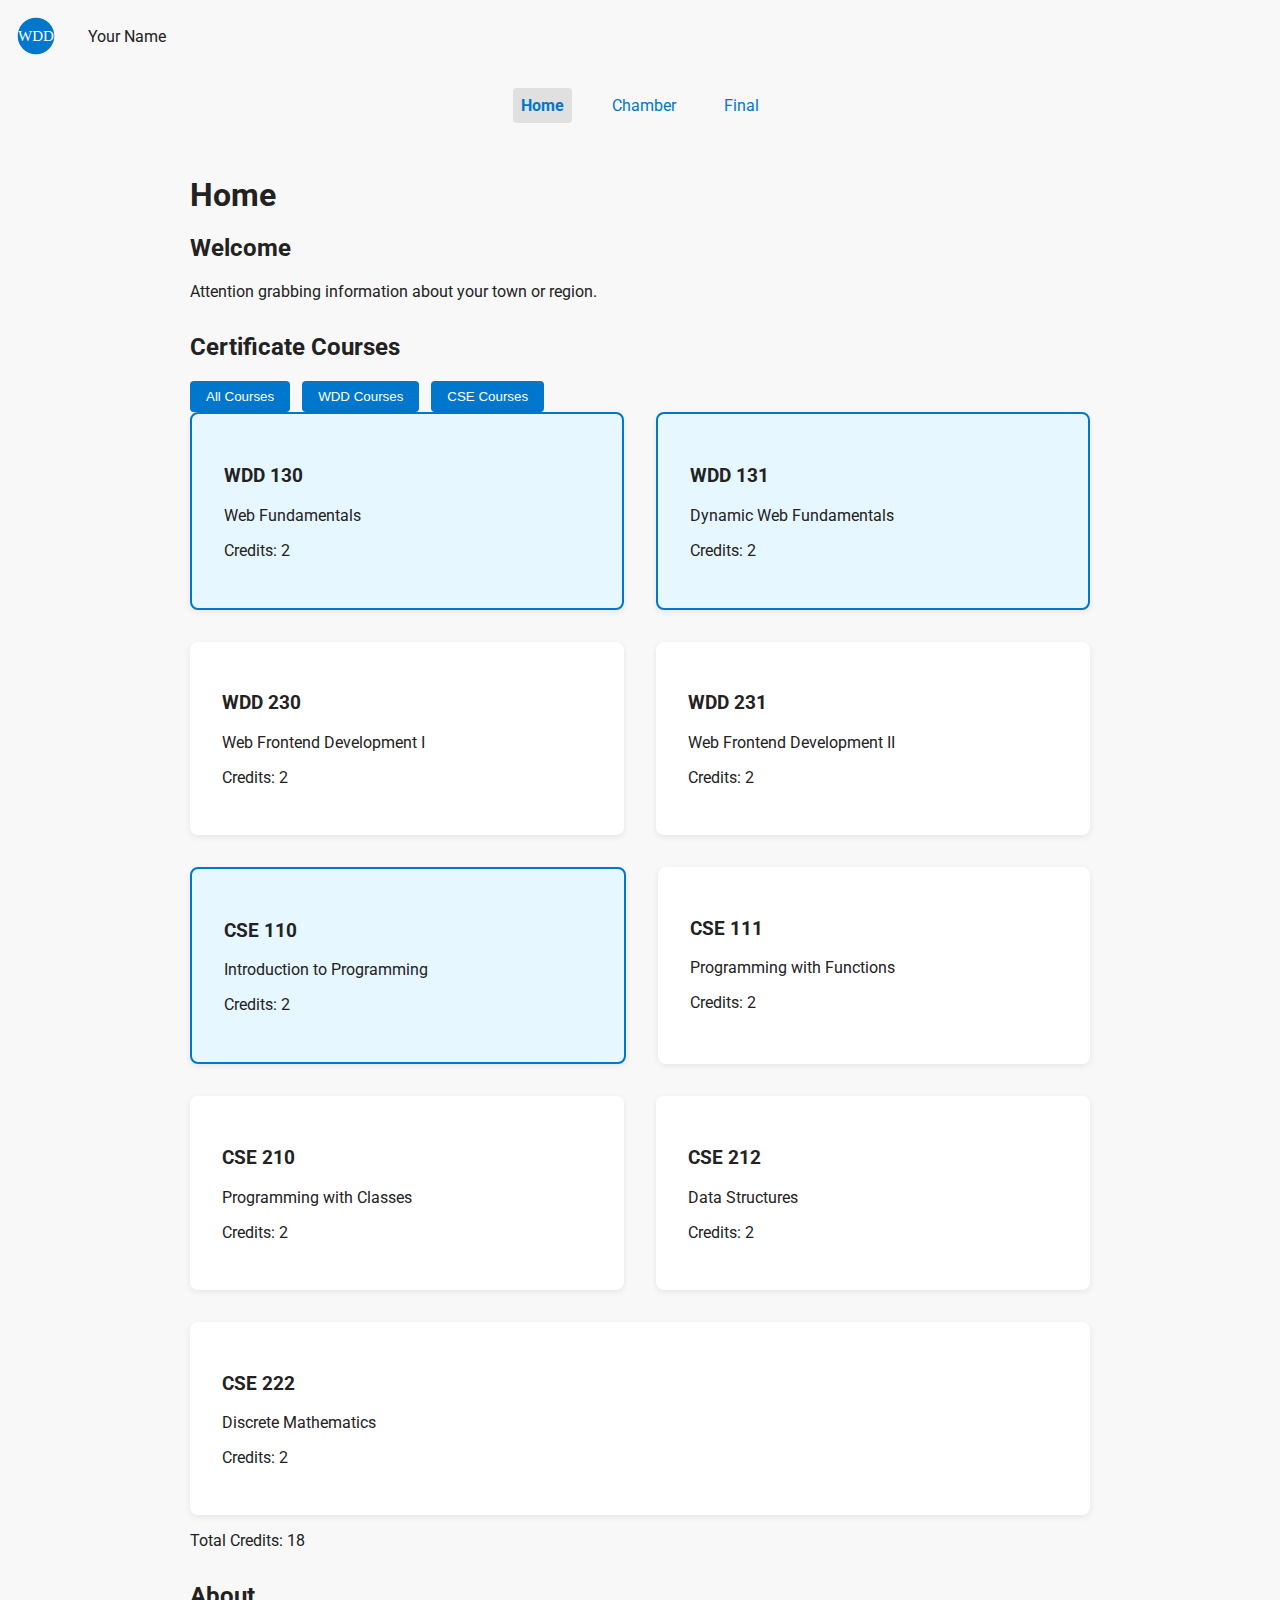
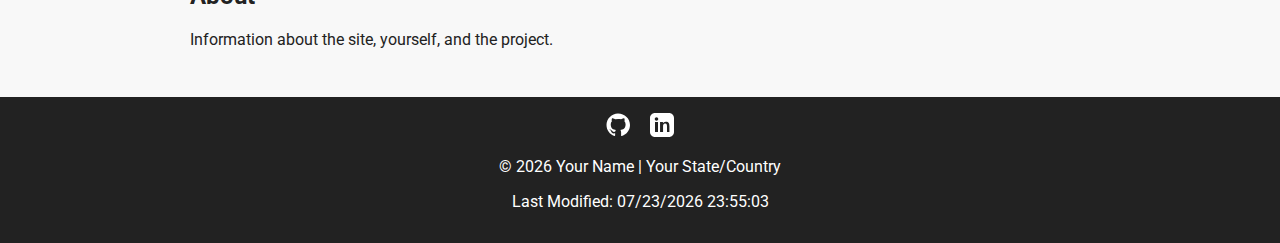
<file: index.html>
<!DOCTYPE html>
<html lang="en">
<head>
  <meta charset="UTF-8">
  <meta name="viewport" content="width=device-width, initial-scale=1.0">
  <meta name="description" content="Home page for WDD231 Chamber of Commerce project.">
  <meta name="author" content="Your Name">
  <title>WDD231 Home</title>
  <link rel="stylesheet" href="css/small.css">
  <link rel="stylesheet" href="css/large.css">
  <link rel="preconnect" href="https://fonts.googleapis.com">
  <link rel="preconnect" href="https://fonts.gstatic.com" crossorigin>
  <link href="https://fonts.googleapis.com/css2?family=Roboto:wght@400;700&display=swap" rel="stylesheet">
  <script src="js/navigation.js" defer></script>
  <script src="js/date.js" defer></script>
  <script src="js/course.js" defer></script>
</head>
<body>
  <header>
    <img src="images/logo.svg" alt="Site Logo" id="logo">
    <span id="site-owner">Your Name</span>
    <button id="hamburger" aria-label="Open navigation menu">&#9776;</button>
  </header>
  <nav id="main-nav">
    <ul>
      <li><a href="index.html" aria-current="page">Home</a></li>
      <li><a href="#" id="chamber-link">Chamber</a></li>
      <li><a href="#" id="final-link">Final</a></li>
    </ul>
  </nav>
  <main>
    <h1>Home</h1>
    <section>
      <h2>Welcome</h2>
      <p>Attention grabbing information about your town or region.</p>
    </section>
    <section>
      <h2>Certificate Courses</h2>
      <div id="course-filters">
        <button data-filter="all">All Courses</button>
        <button data-filter="wdd">WDD Courses</button>
        <button data-filter="cse">CSE Courses</button>
      </div>
      <div id="courses"></div>
      <p id="total-credits"></p>
    </section>
    <section>
      <h2>About</h2>
      <p>Information about the site, yourself, and the project.</p>
    </section>
  </main>
  <footer>
    <div id="social-links">
      <a href="https://github.com/yourgithubusername" target="_blank" aria-label="GitHub"><img src="images/github.svg" alt="GitHub"></a>
      <a href="https://linkedin.com/in/yourlinkedin" target="_blank" aria-label="LinkedIn"><img src="images/linkedin.svg" alt="LinkedIn"></a>

    </div>
    <p>&copy; <span id="currentyear"></span> Your Name | Your State/Country</p>
    <p id="lastModified"></p>
  </footer>
</body>
</html>
</file>
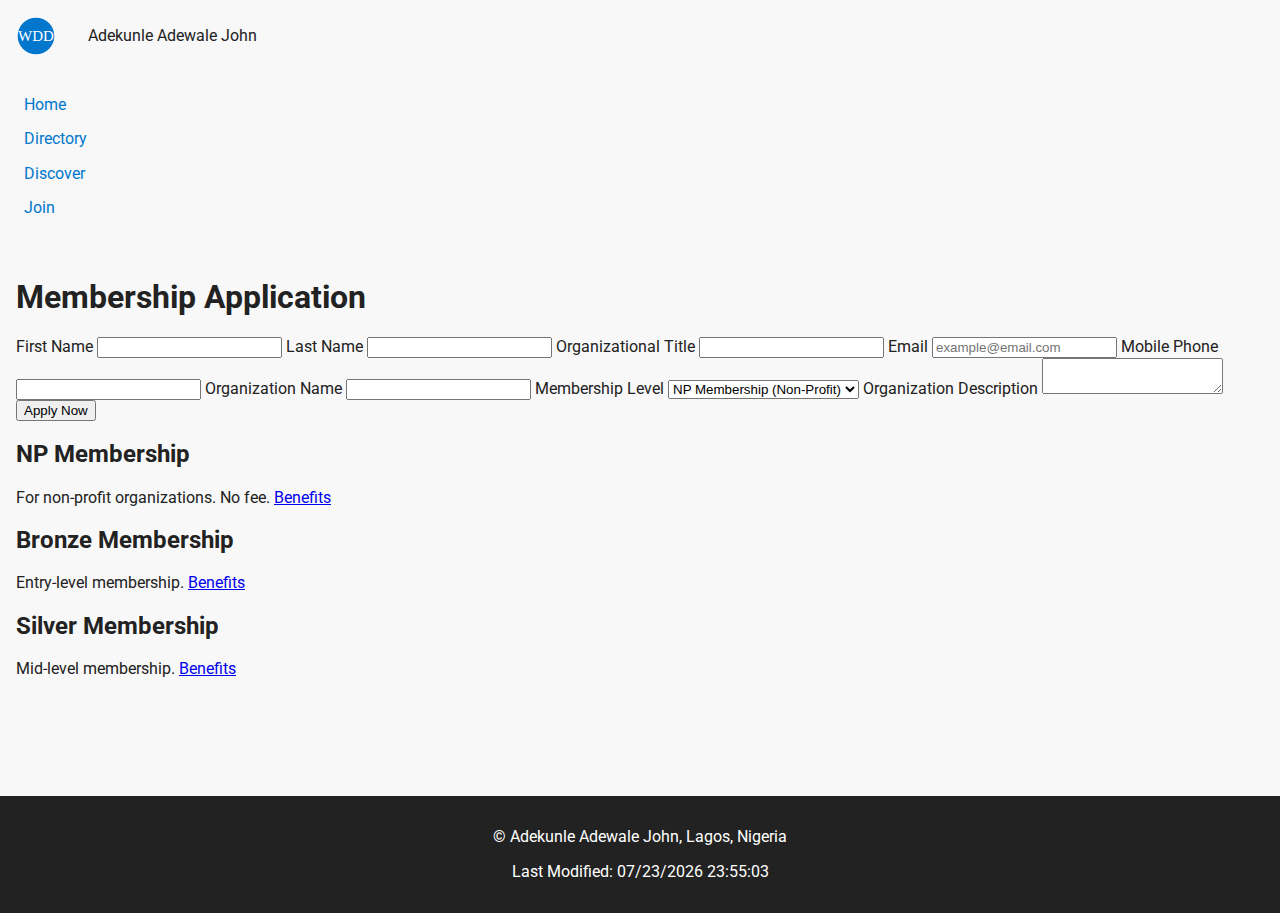
<file: chamber/join.html>
<!DOCTYPE html>
<html lang="en">
<head>
  <meta charset="UTF-8">
  <meta name="viewport" content="width=device-width, initial-scale=1.0">
  <meta name="description" content="Apply to join the Lagos Chamber of Commerce. Membership application form for businesses and organizations.">
  <meta name="author" content="Adekunle Adewale John">
  <title>Join Lagos Chamber of Commerce</title>
  <link rel="icon" href="images/logo.svg">
  <link rel="stylesheet" href="styles/normalize.css">
  <link rel="stylesheet" href="styles/small.css">
  <link rel="stylesheet" href="styles/large.css">
  <link rel="preconnect" href="https://fonts.googleapis.com">
  <link rel="preconnect" href="https://fonts.gstatic.com" crossorigin>
  <link href="https://fonts.googleapis.com/css2?family=Roboto:wght@400;700&display=swap" rel="stylesheet">
  <script src="scripts/join.js" defer></script>
  <script src="scripts/date.js" defer></script>
  <meta property="og:image" content="images/logo.svg">
</head>
<body>
  <header>
    <img src="images/logo.svg" alt="Lagos Chamber Logo" id="logo">
    <span id="site-owner">Adekunle Adewale John</span>
    <button id="hamburger" aria-label="Open navigation menu">&#9776;</button>
  </header>
  <!-- Example navigation for all chamber pages -->
  <nav>
    <ul>
      <li><a href="index.html">Home</a></li>
      <li><a href="directory.html">Directory</a></li>
      <li><a href="discover.html">Discover</a></li>
      <li><a href="join.html">Join</a></li>
    </ul>
  </nav>
  <main>
    <h1>Membership Application</h1>
    <form method="get" action="thankyou.html" autocomplete="on" id="joinForm">
      <label>
        First Name
        <input type="text" name="firstName" title="Enter your first name" autocomplete="given-name" required>
      </label>
      <label>
        Last Name
        <input type="text" name="lastName" title="Enter your last name" autocomplete="family-name" required>
      </label>
      <label>
        Organizational Title
        <input type="text" name="orgTitle" title="Your title in the organization" autocomplete="organization-title" pattern="[A-Za-z\-\s]{7,}" required>
      </label>
      <label>
        Email
        <input type="email" name="email" title="Enter your email address" autocomplete="email" required placeholder="example@email.com">
      </label>
      <label>
        Mobile Phone
        <input type="tel" name="phone" title="Enter your mobile phone number" autocomplete="tel" required>
      </label>
      <label>
        Organization Name
        <input type="text" name="orgName" title="Business or organization name" autocomplete="organization" required>
      </label>
      <label>
        Membership Level
        <select name="membership" title="Select membership level" required>
          <option value="np">NP Membership (Non-Profit)</option>
          <option value="bronze">Bronze Membership</option>
          <option value="silver">Silver Membership</option>
          <option value="gold">Gold Membership</option>
        </select>
      </label>
      <label>
        Organization Description
        <textarea name="description" title="Describe your business or organization"></textarea>
      </label>
      <input type="hidden" name="timestamp" id="timestamp">
      <input type="submit" value="Apply Now">
    </form>
    <section id="membership-cards">
      <div class="membership-card np" tabindex="0">
        <h2>NP Membership</h2>
        <p>For non-profit organizations. No fee. <a href="#np-modal" class="modal-link" data-modal="np-modal">Benefits</a></p>
      </div>
      <div class="membership-card bronze" tabindex="0">
        <h2>Bronze Membership</h2>
        <p>Entry-level membership. <a href="#bronze-modal" class="modal-link" data-modal="bronze-modal">Benefits</a></p>
      </div>
      <div class="membership-card silver" tabindex="0">
        <h2>Silver Membership</h2>
        <p>Mid-level membership. <a href="#silver-modal" class="modal-link" data-modal="silver-modal">Benefits</a></p>
      </div>
      <div class="membership-card gold" tabindex="0">
        <h2>Gold Membership</h2>
        <p>Premium membership. <a href="#gold-modal" class="modal-link" data-modal="gold-modal">Benefits</a></p>
      </div>
      <!-- Modals -->
      <dialog id="np-modal">
        <h3>NP Membership Benefits</h3>
        <ul>
          <li>No membership fee</li>
          <li>Access to networking events</li>
          <li>Training and workshops</li>
          <li>Event discounts</li>
        </ul>
        <button class="close-modal" data-modal="np-modal">Close</button>
      </dialog>
      <dialog id="bronze-modal">
        <h3>Bronze Membership Benefits</h3>
        <ul>
          <li>Basic event access</li>
          <li>Training and workshops</li>
          <li>Advertising opportunities</li>
        </ul>
        <button class="close-modal" data-modal="bronze-modal">Close</button>
      </dialog>
      <dialog id="silver-modal">
        <h3>Silver Membership Benefits</h3>
        <ul>
          <li>All Bronze benefits</li>
          <li>Spotlight advertising</li>
          <li>Priority event access</li>
        </ul>
        <button class="close-modal" data-modal="silver-modal">Close</button>
      </dialog>
      <dialog id="gold-modal">
        <h3>Gold Membership Benefits</h3>
        <ul>
          <li>All Silver benefits</li>
          <li>Premium spotlight advertising</li>
          <li>Exclusive networking events</li>
        </ul>
        <button class="close-modal" data-modal="gold-modal">Close</button>
      </dialog>
    </section>
  </main>
  <footer>
    <p>&copy; <span id="year"></span> Adekunle Adewale John, Lagos, Nigeria</p>
    <p id="lastModified"></p>
  </footer>
  <script src="scripts/date.js" defer></script>
</body>
</html>
</file>
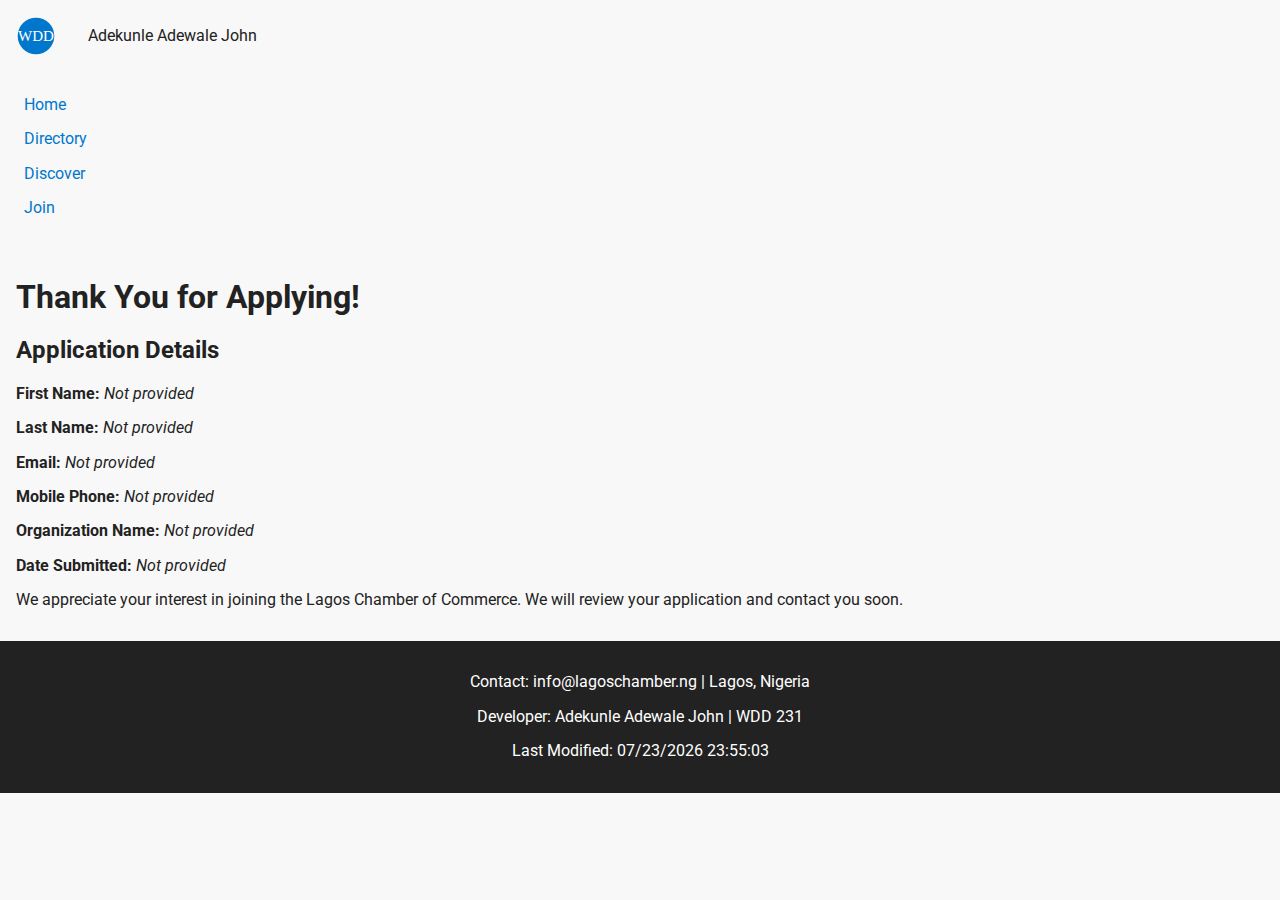
<file: chamber/thankyou.html>
<!DOCTYPE html>
<html lang="en">
<head>
  <meta charset="UTF-8">
  <meta name="viewport" content="width=device-width, initial-scale=1.0">
  <meta name="description" content="Thank you for joining the Lagos Chamber of Commerce. Your application has been received.">
  <meta name="author" content="Adekunle Adewale John">
  <title>Thank You | Lagos Chamber of Commerce</title>
  <link rel="icon" href="images/logo.svg">
  <link rel="stylesheet" href="styles/normalize.css">
  <link rel="stylesheet" href="styles/small.css">
  <link rel="stylesheet" href="styles/large.css">
  <link rel="preconnect" href="https://fonts.googleapis.com">
  <link rel="preconnect" href="https://fonts.gstatic.com" crossorigin>
  <link href="https://fonts.googleapis.com/css2?family=Roboto:wght@400;700&display=swap" rel="stylesheet">
  <script src="scripts/thankyou.js" defer></script>
  <script src="scripts/date.js" defer></script>
</head>
<body>
  <header>
    <img src="images/logo.svg" alt="Lagos Chamber Logo" id="logo">
    <span id="site-owner">Adekunle Adewale John</span>
    <button id="hamburger" aria-label="Open navigation menu">&#9776;</button>
  </header>
  <!-- Example navigation for all chamber pages -->
  <nav>
    <ul>
      <li><a href="index.html">Home</a></li>
      <li><a href="directory.html">Directory</a></li>
      <li><a href="discover.html">Discover</a></li>
      <li><a href="join.html">Join</a></li>
    </ul>
  </nav>
  <main>
    <h1>Thank You for Applying!</h1>
    <section id="confirmation">
      <h2>Application Details</h2>
      <div id="applicant-info">
        <!-- JS will display submitted info here -->
      </div>
      <p>We appreciate your interest in joining the Lagos Chamber of Commerce. We will review your application and contact you soon.</p>
    </section>
  </main>
  <footer>
    <div id="contact-info">
      <p>Contact: info@lagoschamber.ng | Lagos, Nigeria</p>
      <p>Developer: Adekunle Adewale John | WDD 231</p>
      <p id="lastModified"></p>
    </div>
  </footer>
</body>
</html>
</file>
<file: css/small.css>
body {
  font-family: 'Roboto', Arial, sans-serif;
  margin: 0;
  padding: 0;
  background: #f8f8f8;
  color: #222;
}
header, nav, main, footer {
  padding: 1rem;
}
header {
  display: flex;
  align-items: center;
  justify-content: space-between;
}
#logo {
  width: 40px;
  height: 40px;
}
nav ul {
  list-style: none;
  padding: 0;
  margin: 0;
  display: flex;
  flex-direction: column;
}
nav li {
  margin: 0.5rem 0;
}
nav a {
  text-decoration: none;
  color: #0077cc;
  padding: 0.5rem;
  border-radius: 4px;
}
nav a[aria-current="page"] {
  background: #e0e0e0;
  font-weight: bold;
}
#hamburger {
  display: block;
  background: none;
  border: none;
  font-size: 2rem;
}
@media (min-width: 700px) {
  #hamburger {
    display: none;
  }
}
main h1 {
  font-size: 2rem;
  margin-bottom: 1rem;
}
section {
  margin-bottom: 2rem;
}
#courses {
  display: flex;
  flex-wrap: wrap;
  gap: 1rem;
}
.course-card {
  background: #fff;
  border-radius: 8px;
  box-shadow: 0 2px 6px rgba(0,0,0,0.08);
  padding: 1rem;
  min-width: 220px;
  flex: 1 1 220px;
}
.course-card.completed {
  border: 2px solid #0077cc;
  background: #e6f7ff;
}
#course-filters button {
  margin-right: 0.5rem;
  padding: 0.5rem 1rem;
  border: none;
  background: #0077cc;
  color: #fff;
  border-radius: 4px;
  cursor: pointer;
}
#course-filters button:hover {
  background: #005fa3;
}
footer {
  background: #222;
  color: #fff;
  text-align: center;
  padding: 1rem 0;
}
#social-links a img {
  width: 24px;
  height: 24px;
  margin: 0 0.5rem;
}
</file>
<file: css/large.css>
@media (min-width: 700px) {
  nav ul {
    flex-direction: row;
    justify-content: center;
    gap: 2rem;
  }
  main {
    max-width: 900px;
    margin: 0 auto;
  }
  #courses {
    gap: 2rem;
  }
  .course-card {
    min-width: 260px;
    padding: 2rem;
  }
  header {
    justify-content: flex-start;
    gap: 2rem;
  }
}
</file>
<file: chamber/styles/small.css>
body {
  font-family: 'Roboto', Arial, sans-serif;
  background: #f8f8f8;
  color: #222;
  margin: 0;
}
header, nav, main, footer {
  padding: 1rem;
}
header {
  display: flex;
  align-items: center;
  justify-content: space-between;
}
#logo {
  width: 40px;
  height: 40px;
}
nav ul {
  list-style: none;
  padding: 0;
  margin: 0;
  display: flex;
  flex-direction: column;
}
nav li {
  margin: 0.5rem 0;
}
nav a {
  text-decoration: none;
  color: #0077cc;
  padding: 0.5rem;
  border-radius: 4px;
}
nav a[aria-current="page"] {
  background: #e0e0e0;
  font-weight: bold;
}
#hamburger {
  display: block;
  background: none;
  border: none;
  font-size: 2rem;
}
@media (min-width: 700px) {
  #hamburger {
    display: none;
  }
}
#view-toggle {
  margin-bottom: 1rem;
}
#view-toggle button {
  margin-right: 0.5rem;
  padding: 0.5rem 1rem;
  border: none;
  background: #0077cc;
  color: #fff;
  border-radius: 4px;
  cursor: pointer;
}
#view-toggle button.active {
  background: #005fa3;
}
#members {
  display: grid;
  grid-template-columns: 1fr;
  gap: 1rem;
}
.member-card {
  background: #fff;
  border-radius: 8px;
  box-shadow: 0 2px 6px rgba(0,0,0,0.08);
  padding: 1rem;
  display: flex;
  flex-direction: column;
  align-items: center;
}
.member-card img {
  width: 80px;
  height: 80px;
  object-fit: cover;
  border-radius: 50%;
  margin-bottom: 0.5rem;
}
.member-card.gold {
  border: 2px solid gold;
}
.member-card.silver {
  border: 2px solid silver;
}
.member-card.member {
  border: 2px solid #0077cc;
}
.list-view .member-card {
  flex-direction: row;
  align-items: center;
  justify-content: flex-start;
  box-shadow: none;
  border: none;
  background: none;
}
.list-view .member-card img {
  display: none;
}
.list-view .member-card > div {
  margin-left: 1rem;
}
footer {
  background: #222;
  color: #fff;
  text-align: center;
  padding: 1rem 0;
}
</file>
<file: chamber/styles/large.css>
@media (min-width: 700px) {
  #members {
    grid-template-columns: repeat(3, 1fr);
  }
  header {
    justify-content: flex-start;
    gap: 2rem;
  }
}
</file>
